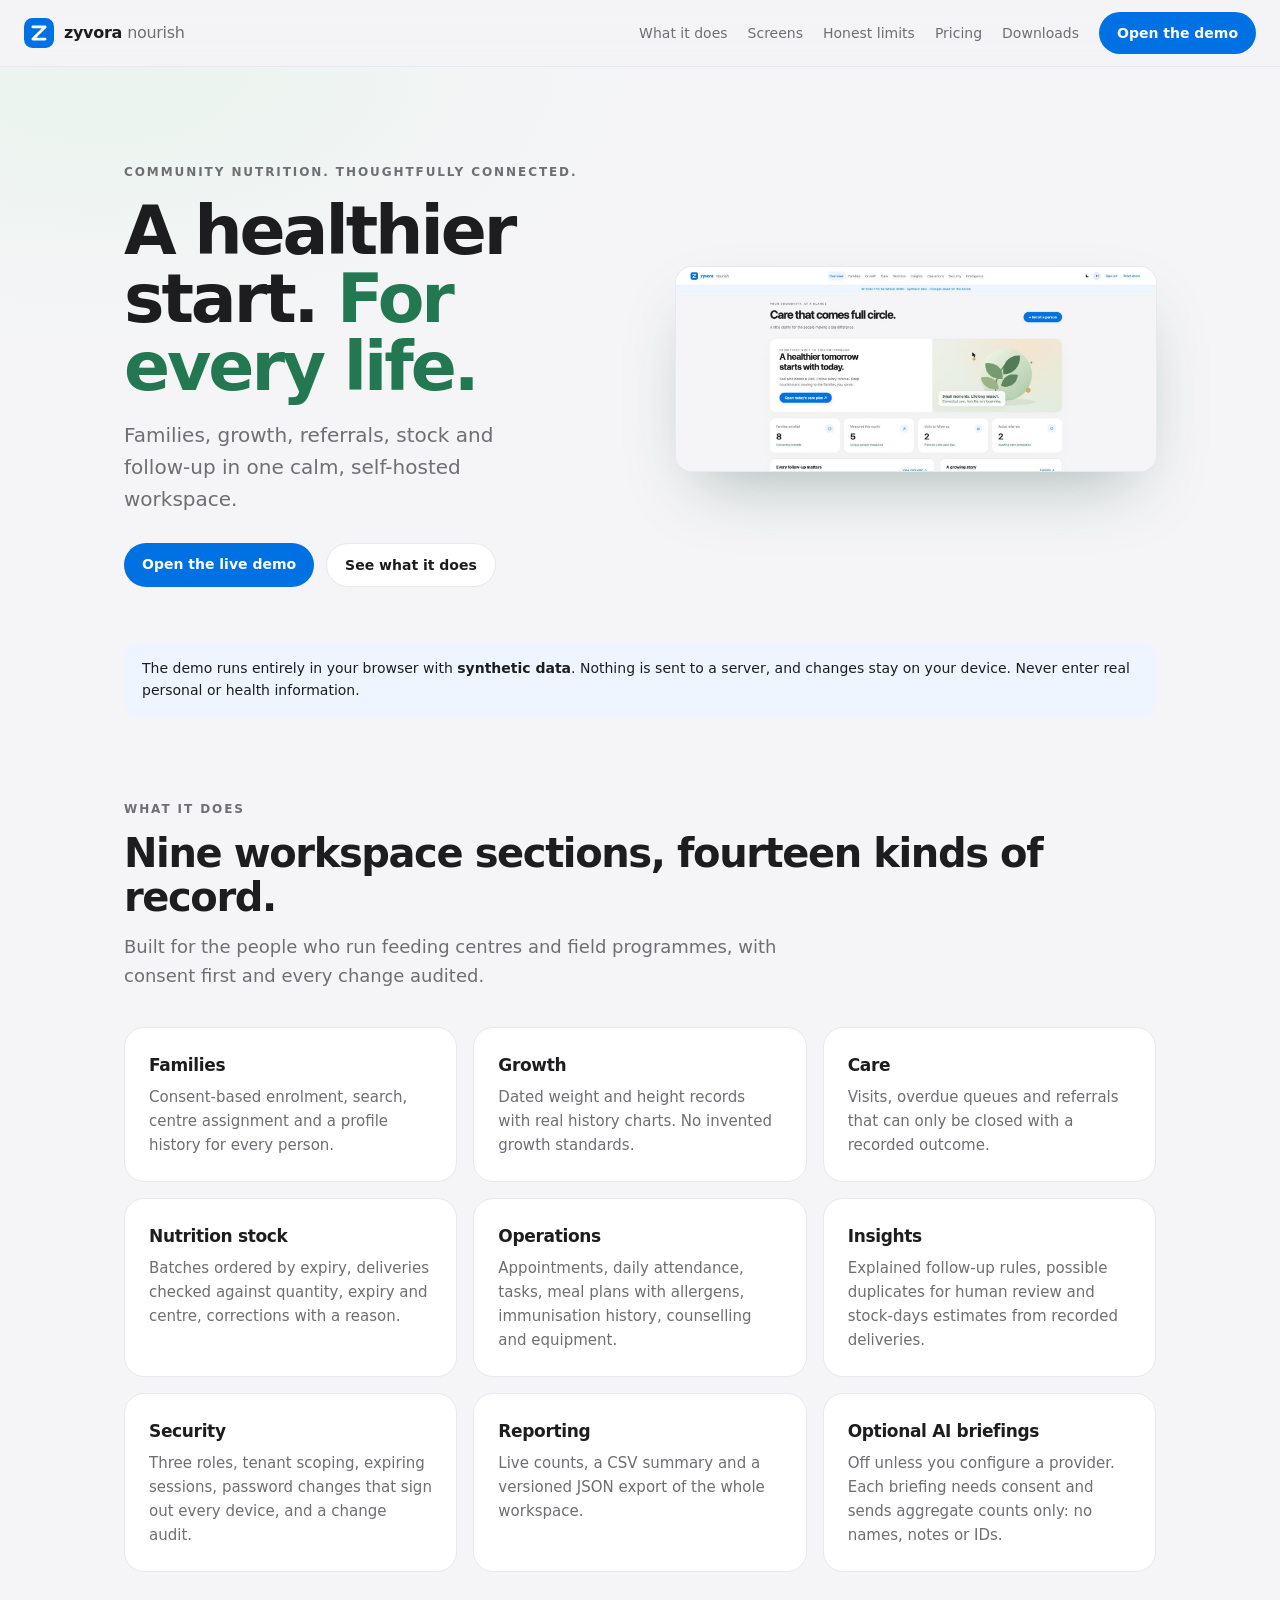
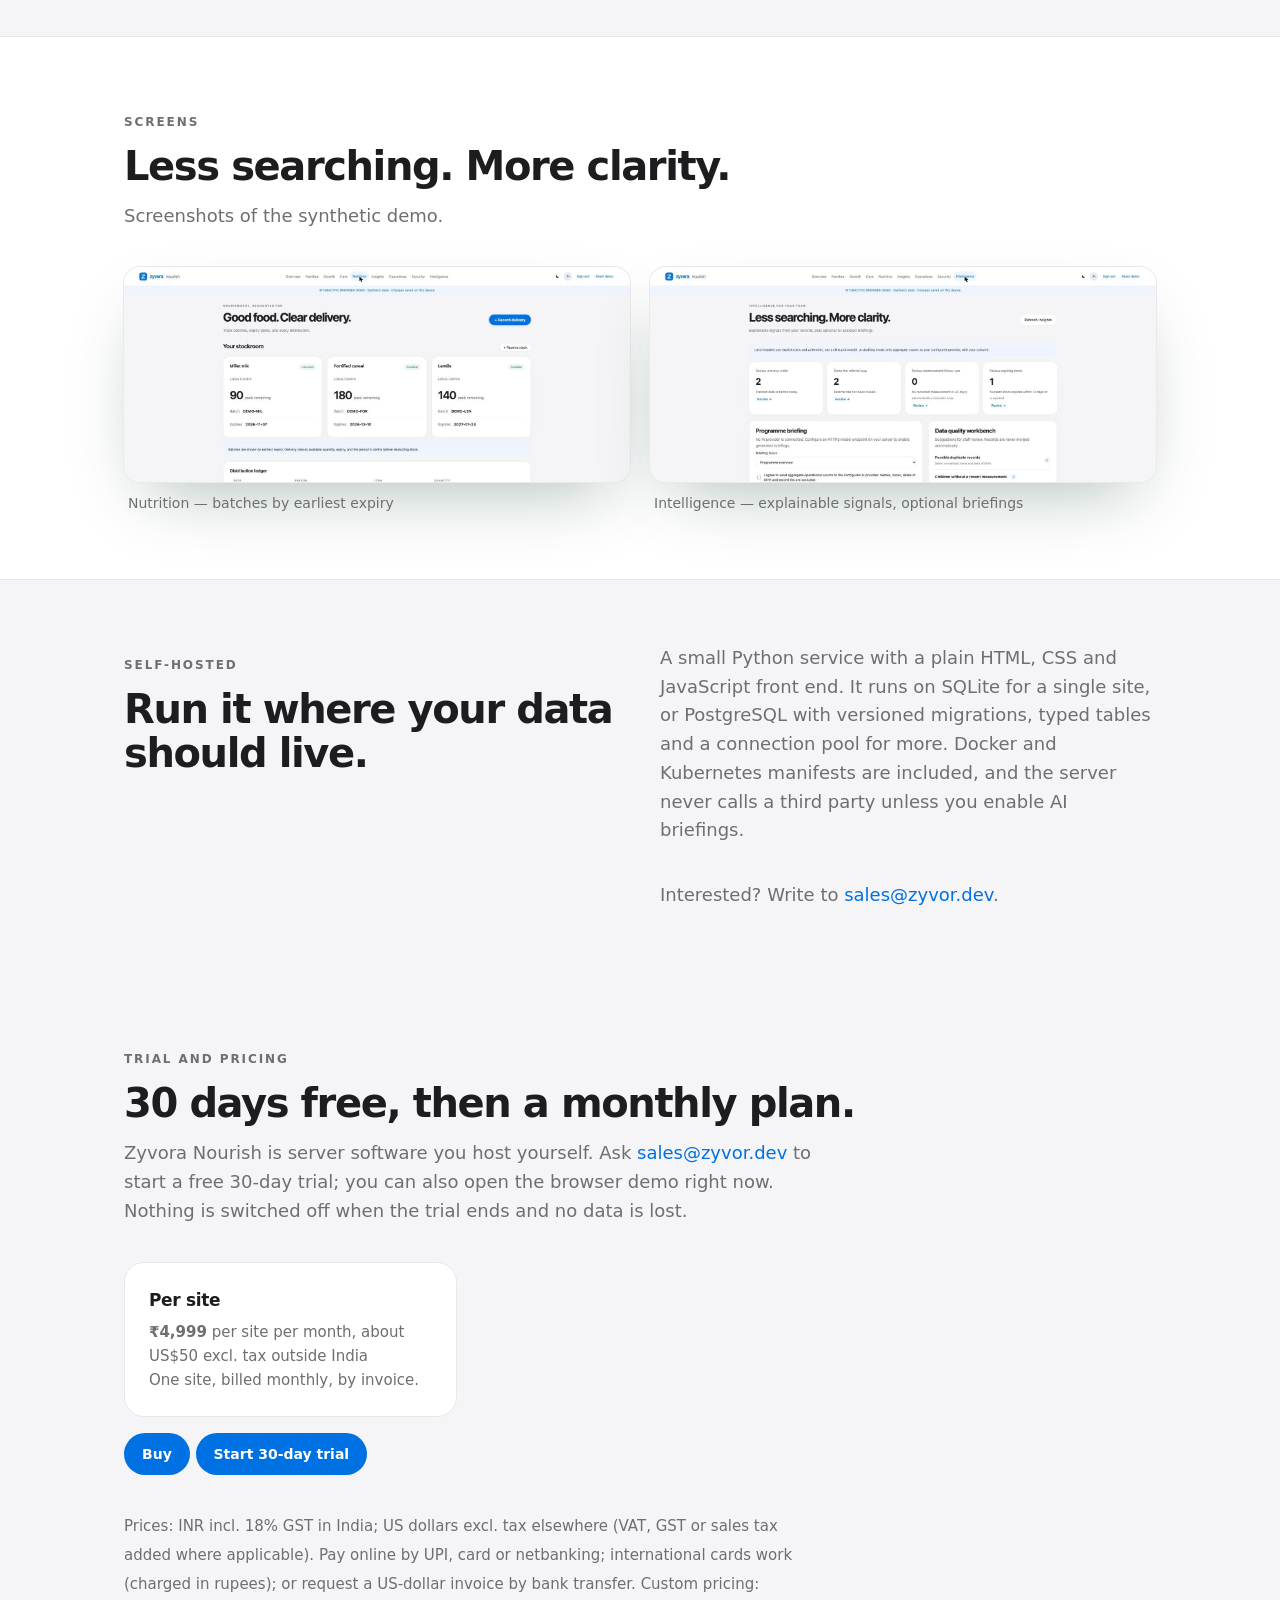
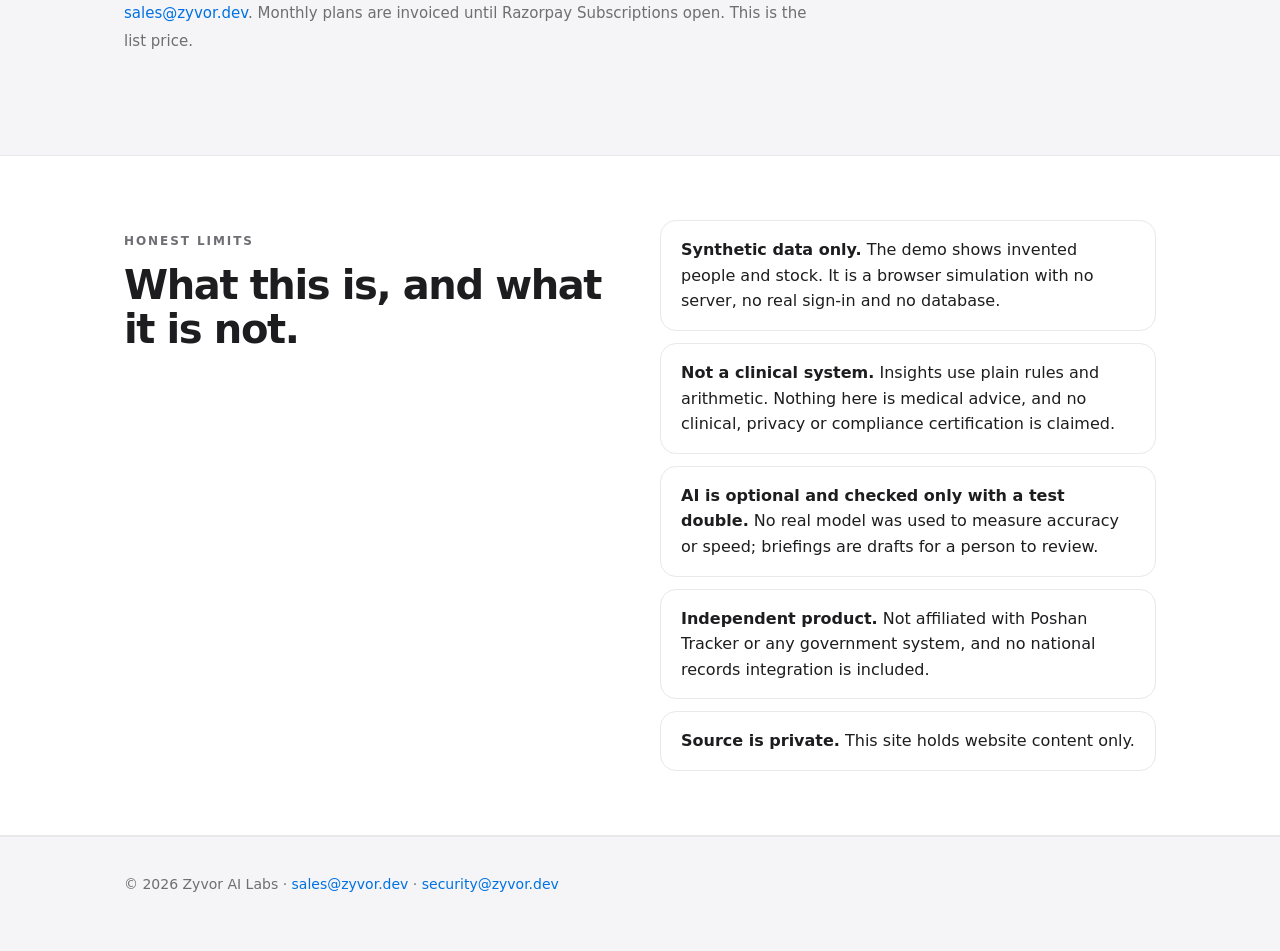
<file: index.html>
<!doctype html>
<html lang="en">
<head>
<meta charset="utf-8">
<meta name="viewport" content="width=device-width,initial-scale=1">
<title>Zyvora Nourish — community nutrition, thoughtfully connected</title>
<meta name="description" content="Zyvora Nourish by Zyvor AI Labs: families, growth, referrals, nutrition stock and follow-up in one self-hosted workspace. Synthetic demo data only.">
<link rel="canonical" href="https://zyvorai.github.io/zyvor-nourish-site/">
<meta property="og:title" content="Zyvora Nourish — a healthier start, for every life">
<meta property="og:description" content="Community nutrition and field operations, thoughtfully connected. Synthetic demo data only.">
<meta property="og:type" content="website">
<meta property="og:url" content="https://zyvorai.github.io/zyvor-nourish-site/">
<meta property="og:image" content="https://zyvorai.github.io/zyvor-nourish-site/assets/og.jpg">
<meta property="og:image:width" content="1200"><meta property="og:image:height" content="630">
<meta name="twitter:card" content="summary_large_image">
<meta name="twitter:image" content="https://zyvorai.github.io/zyvor-nourish-site/assets/og.jpg">
<meta name="theme-color" content="#0071e3">
<link rel="icon" href="assets/nourish.svg" type="image/svg+xml">
<link rel="stylesheet" href="site.css">
</head>
<body>
<header class="top">
  <a class="brand" href="./"><img src="assets/nourish.svg" width="30" height="30" alt=""><span>zyvora <em>nourish</em></span></a>
  <nav>
    <a href="#what">What it does</a>
    <a href="#screens">Screens</a>
    <a href="#honest">Honest limits</a>
    <a href="#pricing">Pricing</a>
    <a href="downloads/">Downloads</a>
    <a class="pill" href="demo/">Open the demo</a>
  </nav>
</header>

<main>
<div class="hero">
  <div class="wrap">
    <div>
      <p class="eyebrow">Community nutrition. Thoughtfully connected.</p>
      <h1>A healthier start. <span>For every life.</span></h1>
      <p class="lede">Families, growth, referrals, stock and follow-up in one calm, self-hosted workspace.</p>
      <div class="cta">
        <a class="pill" href="demo/">Open the live demo</a>
        <a class="ghost" href="#what">See what it does</a>
      </div>
    </div>
    <div class="frame"><img src="shots/overview.jpg" width="1568" height="667" alt="The Nourish overview: a care-plan banner and four counts of enrolled families, measurements, follow-ups and referrals."></div>
  </div>
</div>

<div class="tip" role="note">The demo runs entirely in your browser with <strong>synthetic data</strong>. Nothing is sent to a server, and changes stay on your device. Never enter real personal or health information.</div>

<section id="what">
  <div class="wrap">
    <p class="eyebrow">What it does</p>
    <h2>Nine workspace sections, fourteen kinds of record.</h2>
    <p class="sub">Built for the people who run feeding centres and field programmes, with consent first and every change audited.</p>
    <div class="grid">
      <div class="card"><h3>Families</h3><p>Consent-based enrolment, search, centre assignment and a profile history for every person.</p></div>
      <div class="card"><h3>Growth</h3><p>Dated weight and height records with real history charts. No invented growth standards.</p></div>
      <div class="card"><h3>Care</h3><p>Visits, overdue queues and referrals that can only be closed with a recorded outcome.</p></div>
      <div class="card"><h3>Nutrition stock</h3><p>Batches ordered by expiry, deliveries checked against quantity, expiry and centre, corrections with a reason.</p></div>
      <div class="card"><h3>Operations</h3><p>Appointments, daily attendance, tasks, meal plans with allergens, immunisation history, counselling and equipment.</p></div>
      <div class="card"><h3>Insights</h3><p>Explained follow-up rules, possible duplicates for human review and stock-days estimates from recorded deliveries.</p></div>
      <div class="card"><h3>Security</h3><p>Three roles, tenant scoping, expiring sessions, password changes that sign out every device, and a change audit.</p></div>
      <div class="card"><h3>Reporting</h3><p>Live counts, a CSV summary and a versioned JSON export of the whole workspace.</p></div>
      <div class="card"><h3>Optional AI briefings</h3><p>Off unless you configure a provider. Each briefing needs consent and sends aggregate counts only: no names, notes or IDs.</p></div>
    </div>
  </div>
</section>

<section id="screens" class="band">
  <div class="wrap">
    <p class="eyebrow">Screens</p>
    <h2>Less searching. More clarity.</h2>
    <p class="sub">Screenshots of the synthetic demo.</p>
    <div class="shots">
      <figure><div class="frame"><img src="shots/nutrition.jpg" width="1568" height="667" loading="lazy" alt="The Nutrition screen: three stock cards for millet mix, fortified cereal and lentils with quantities, batch codes and expiry dates."></div><figcaption>Nutrition — batches by earliest expiry</figcaption></figure>
      <figure><div class="frame"><img src="shots/intelligence.jpg" width="1568" height="667" loading="lazy" alt="The Intelligence screen: four follow-up signal cards and a programme briefing panel."></div><figcaption>Intelligence — explainable signals, optional briefings</figcaption></figure>
    </div>
  </div>
</section>

<section>
  <div class="wrap two">
    <div>
      <p class="eyebrow">Self-hosted</p>
      <h2>Run it where your data should live.</h2>
    </div>
    <div>
      <p class="sub" style="margin-top:0">A small Python service with a plain HTML, CSS and JavaScript front end. It runs on SQLite for a single site, or PostgreSQL with versioned migrations, typed tables and a connection pool for more. Docker and Kubernetes manifests are included, and the server never calls a third party unless you enable AI briefings.</p>
      <p class="sub" style="margin:0">Interested? Write to <a href="mailto:sales@zyvor.dev">sales@zyvor.dev</a>.</p>
    </div>
  </div>
</section>

<section id="pricing">
  <div class="wrap">
    <p class="eyebrow">Trial and pricing</p>
    <h2>30 days free, then a monthly plan.</h2>
    <p class="sub">Zyvora Nourish is server software you host yourself. Ask <a href="mailto:sales@zyvor.dev?subject=Zyvora%20Nourish%20trial">sales@zyvor.dev</a> to start a free 30-day trial; you can also open the browser demo right now. Nothing is switched off when the trial ends and no data is lost.</p>
    <div class="grid">
      <div class="card"><h3>Per site</h3><p><strong>&#8377;4,999</strong> per site per month, about US$50 excl. tax outside India</p><p>One site, billed monthly, by invoice.</p></div>
    </div>
    <p class="sub" style="margin-top:16px"><a class="pill" href="https://zyvor.dev/buy">Buy</a> <a class="pill" href="mailto:sales@zyvor.dev?subject=Zyvora%20Nourish%20trial">Start 30-day trial</a></p>
    <p class="sub" style="margin-top:16px"><small>Prices: INR incl. 18% GST in India; US dollars excl. tax elsewhere (VAT, GST or sales tax added where applicable). Pay online by UPI, card or netbanking; international cards work (charged in rupees); or request a US-dollar invoice by bank transfer. Custom pricing: <a href="mailto:sales@zyvor.dev">sales@zyvor.dev</a>. Monthly plans are invoiced until Razorpay Subscriptions open. This is the list price.</small></p>
  </div>
</section>

<section id="honest" class="honest band">
  <div class="wrap two">
    <div>
      <p class="eyebrow">Honest limits</p>
      <h2>What this is, and what it is not.</h2>
    </div>
    <ul>
      <li><strong>Synthetic data only.</strong> The demo shows invented people and stock. It is a browser simulation with no server, no real sign-in and no database.</li>
      <li><strong>Not a clinical system.</strong> Insights use plain rules and arithmetic. Nothing here is medical advice, and no clinical, privacy or compliance certification is claimed.</li>
      <li><strong>AI is optional and checked only with a test double.</strong> No real model was used to measure accuracy or speed; briefings are drafts for a person to review.</li>
      <li><strong>Independent product.</strong> Not affiliated with Poshan Tracker or any government system, and no national records integration is included.</li>
      <li><strong>Source is private.</strong> This site holds website content only.</li>
    </ul>
  </div>
</section>
</main>

<footer>
  <div class="wrap">© 2026 Zyvor AI Labs · <a href="mailto:sales@zyvor.dev">sales@zyvor.dev</a> · <a href="mailto:security@zyvor.dev">security@zyvor.dev</a></div>
</footer>
</body>
</html>
</file>
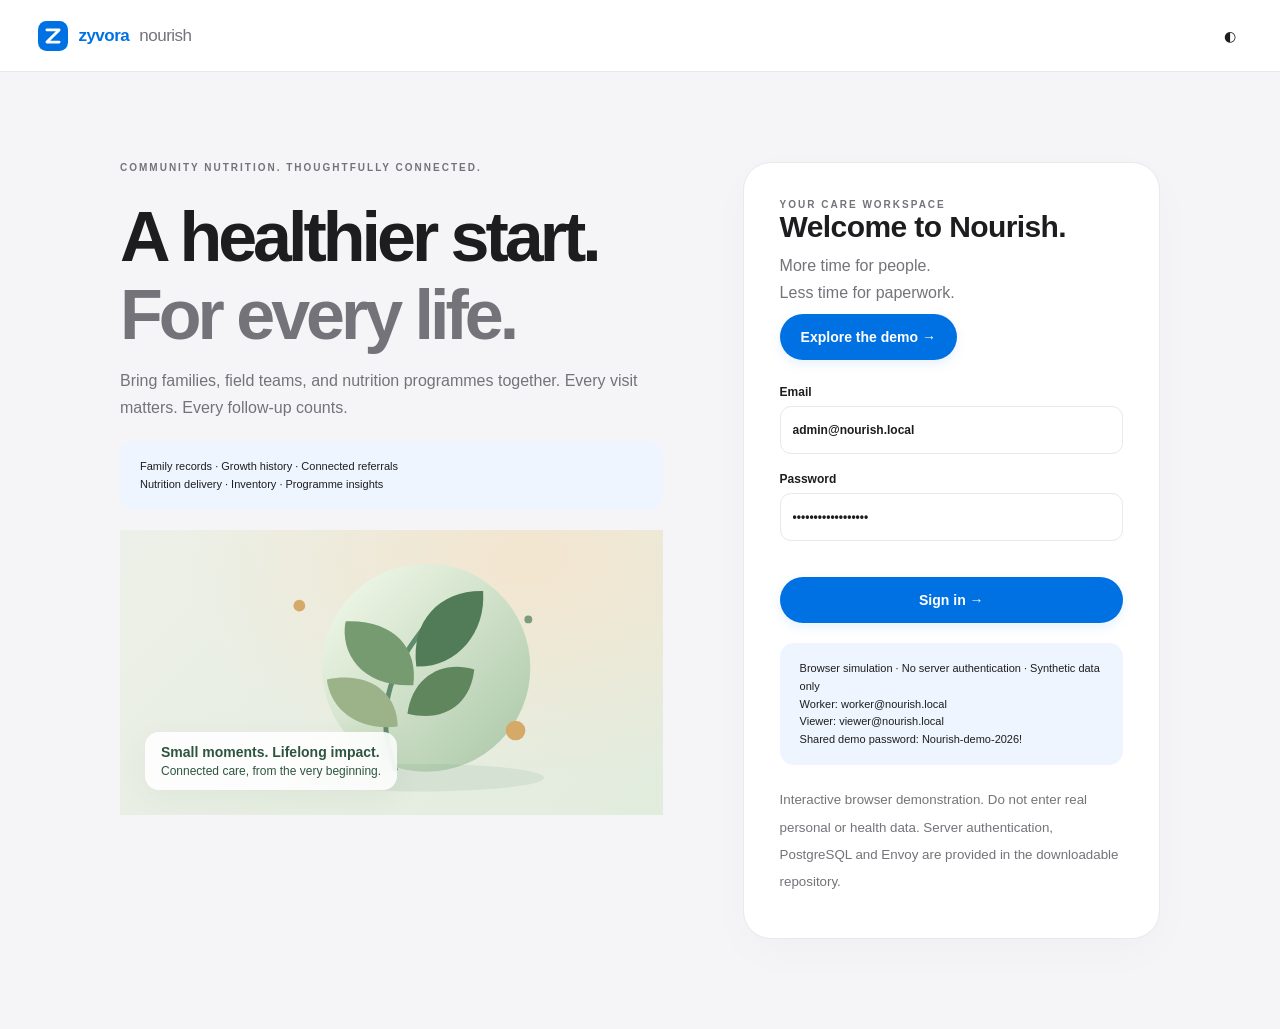
<file: demo/index.html>
<!doctype html><html lang="en"><head><meta charset="UTF-8"><meta name="viewport" content="width=device-width, initial-scale=1"><meta name="theme-color" content="#0071e3"><meta name="description" content="Zyvora Nourish — community nutrition, thoughtfully connected."><title>Zyvora Nourish</title><link rel="icon" href="./icon.svg"><link rel="manifest" href="./manifest.webmanifest"><link rel="stylesheet" href="./styles.css"><script src="./seed.js" defer></script><script src="./demo-runtime.js" defer></script><script src="./app.js" defer></script><script src="./extras.js" defer></script></head><body><a class="skip" href="#main">Skip to content</a><div id="app"></div><dialog id="modal"></dialog><div id="toast" role="status" aria-live="polite"></div></body></html>
</file>
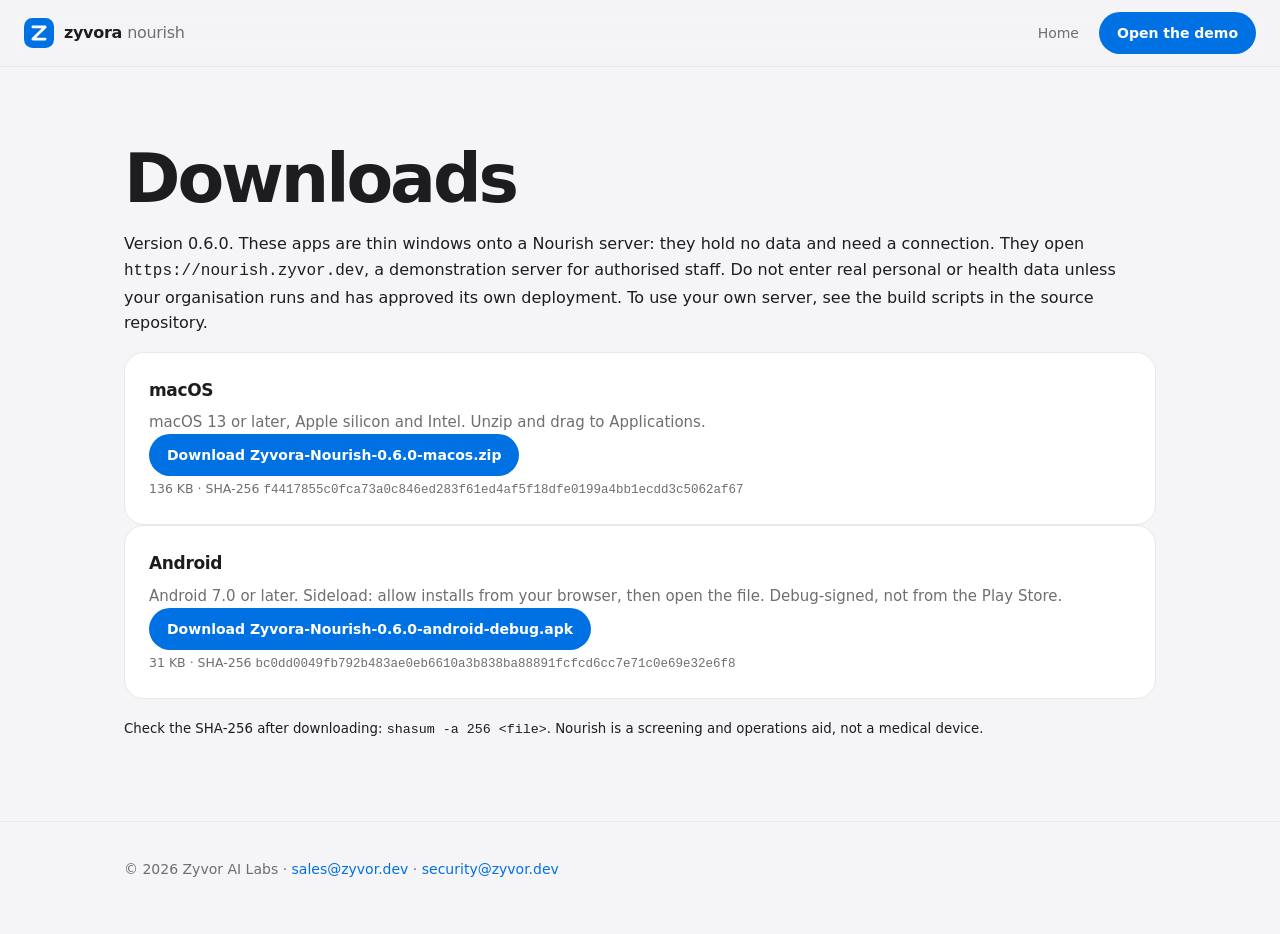
<file: downloads/index.html>
<!doctype html>
<html lang="en">
<head>
<meta charset="utf-8">
<meta name="viewport" content="width=device-width,initial-scale=1">
<title>Zyvora Nourish — downloads</title>
<meta name="description" content="Zyvora Nourish apps for macOS and Android. They connect to your own Nourish server.">
<link rel="canonical" href="https://zyvorai.github.io/zyvor-nourish-site/downloads/">
<meta name="theme-color" content="#0071e3">
<link rel="icon" href="../assets/nourish.svg" type="image/svg+xml">
<link rel="stylesheet" href="../site.css">
</head>
<body>
<header class="top">
  <a class="brand" href="../"><img src="../assets/nourish.svg" width="30" height="30" alt=""><span>zyvora <em>nourish</em></span></a>
  <nav><a href="../">Home</a><a class="pill" href="../demo/">Open the demo</a></nav>
</header>
<main class="wrap">
<section>
<h1>Downloads</h1>
<p>Version 0.6.0. These apps are thin windows onto a Nourish server: they hold no data and need a connection. They open <code>https://nourish.zyvor.dev</code>, a demonstration server for authorised staff. Do not enter real personal or health data unless your organisation runs and has approved its own deployment. To use your own server, see the build scripts in the source repository.</p>
<div class="section-grid"><article class="card"><h3>macOS</h3><p>macOS 13 or later, Apple silicon and Intel. Unzip and drag to Applications.</p>
<p><a class="pill" href="Zyvora-Nourish-0.6.0-macos.zip" download>Download Zyvora-Nourish-0.6.0-macos.zip</a></p>
<p><small>136 KB · SHA-256 <code>f4417855c0fca73a0c846ed283f61ed4af5f18dfe0199a4bb1ecdd3c5062af67</code></small></p></article><article class="card"><h3>Android</h3><p>Android 7.0 or later. Sideload: allow installs from your browser, then open the file. Debug-signed, not from the Play Store.</p>
<p><a class="pill" href="Zyvora-Nourish-0.6.0-android-debug.apk" download>Download Zyvora-Nourish-0.6.0-android-debug.apk</a></p>
<p><small>31 KB · SHA-256 <code>bc0dd0049fb792b483ae0eb6610a3b838ba88891fcfcd6cc7e71c0e69e32e6f8</code></small></p></article></div>
<p><small>Check the SHA-256 after downloading: <code>shasum -a 256 &lt;file&gt;</code>. Nourish is a screening and operations aid, not a medical device.</small></p>
</section>
</main>
<footer>
  <div class="wrap">© 2026 Zyvor AI Labs · <a href="mailto:sales@zyvor.dev">sales@zyvor.dev</a> · <a href="mailto:security@zyvor.dev">security@zyvor.dev</a></div>
</footer>
</body>
</html>
</file>
<file: site.css>
:root{--bg:#f5f5f7;--card:#fff;--ink:#1d1d1f;--muted:#6e6e73;--line:#e8e8ed;--blue:#0071e3;--green:#237851;--soft:#eef5ff;--leaf:#eaf4ee;color-scheme:light}
@media(prefers-color-scheme:dark){:root{--bg:#0c120f;--card:#151c18;--ink:#f5f5f7;--muted:#a1a1a6;--line:#27302b;--blue:#4da3ff;--green:#7dd3aa;--soft:#12243a;--leaf:#14241b;color-scheme:dark}}
*{box-sizing:border-box}html{scroll-behavior:smooth}
body{margin:0;background:var(--bg);color:var(--ink);font:16px/1.6 -apple-system,BlinkMacSystemFont,"SF Pro Text","Segoe UI",system-ui,sans-serif;-webkit-font-smoothing:antialiased}
a{color:var(--blue);text-decoration:none}a:hover{text-decoration:underline}
img{max-width:100%;display:block}
.top{position:sticky;top:0;z-index:5;display:flex;align-items:center;justify-content:space-between;gap:16px;padding:12px 24px;background:color-mix(in srgb,var(--bg) 82%,transparent);backdrop-filter:saturate(1.8) blur(14px);border-bottom:1px solid var(--line)}
.brand{display:flex;align-items:center;gap:10px;color:var(--ink);font-weight:650;letter-spacing:-.02em}.brand:hover{text-decoration:none}.brand em{font-style:normal;font-weight:400;color:var(--muted)}
nav{display:flex;align-items:center;gap:20px;font-size:14px}nav a:not(.pill){color:var(--muted)}
.pill{background:var(--blue);color:#fff;padding:10px 18px;border-radius:99px;font-weight:600;font-size:14px;display:inline-block}.pill:hover{text-decoration:none;filter:brightness(1.08)}
.ghost{padding:10px 18px;border-radius:99px;border:1px solid var(--line);color:var(--ink);font-weight:600;font-size:14px;display:inline-block;background:var(--card)}
.wrap{max-width:1080px;margin:0 auto;padding:0 24px}
.hero{position:relative;overflow:hidden;padding:84px 0 56px;background:radial-gradient(60% 70% at 8% 0%,var(--leaf),transparent 70%)}
.hero .wrap{display:grid;grid-template-columns:1.05fr 1fr;gap:48px;align-items:center}
.eyebrow{font-size:12px;font-weight:700;letter-spacing:.16em;text-transform:uppercase;color:var(--muted)}
h1{font-size:clamp(40px,6vw,68px);line-height:1;letter-spacing:-.045em;margin:14px 0 18px}h1 span{color:var(--green)}
.lede{font-size:20px;color:var(--muted);max-width:30ch;margin:0 0 28px}
.cta{display:flex;gap:12px;flex-wrap:wrap}
.frame{border-radius:16px;overflow:hidden;background:var(--card);box-shadow:0 0 0 1px var(--line),0 30px 70px -24px rgba(20,60,40,.35)}
.frame img{width:100%;height:auto}
.tip{max-width:1032px;margin:0 auto 8px;padding:14px 18px;border-radius:14px;background:var(--soft);font-size:14px;color:var(--ink)}
section{padding:64px 0}
h2{font-size:clamp(28px,4vw,40px);letter-spacing:-.035em;line-height:1.1;margin:10px 0 14px}
.sub{color:var(--muted);max-width:60ch;font-size:18px;margin:0 0 36px}
.grid{display:grid;grid-template-columns:repeat(3,1fr);gap:16px}
.card{background:var(--card);border:1px solid var(--line);border-radius:20px;padding:24px}.card h3{margin:0 0 6px;font-size:17px;letter-spacing:-.02em}.card p{margin:0;color:var(--muted);font-size:15px}
.shots{display:grid;grid-template-columns:1fr 1fr;gap:20px}.shots figcaption{font-size:14px;color:var(--muted);padding:10px 4px 0}.shots figure{margin:0}
.band{background:var(--card);border-block:1px solid var(--line)}
.two{display:grid;grid-template-columns:1fr 1fr;gap:40px;align-items:start}
.honest ul{margin:0;padding:0;list-style:none;display:grid;gap:12px}.honest li{background:var(--card);border:1px solid var(--line);border-radius:16px;padding:16px 20px}.honest li strong{color:var(--ink)}
footer{padding:36px 0 56px;color:var(--muted);font-size:14px;border-top:1px solid var(--line)}
@media(max-width:860px){.hero .wrap,.two,.shots{grid-template-columns:1fr}.grid{grid-template-columns:1fr 1fr}.hero{padding-top:48px}nav a:not(.pill){display:none}}
@media(max-width:560px){.grid{grid-template-columns:1fr}}
@media(prefers-reduced-motion:reduce){html{scroll-behavior:auto}}
</file>
<file: demo/styles.css>
:root{--bg:#f5f5f7;--card:#fff;--ink:#1d1d1f;--muted:#737379;--line:#e8e8ed;--blue:#0071e3;--soft:#eef5ff;--green:#237851;--shadow:0 14px 45px #19294706;color-scheme:light;font-family:Inter,-apple-system,BlinkMacSystemFont,"Segoe UI",sans-serif}*{box-sizing:border-box}body{margin:0;background:var(--bg);color:var(--ink);font-size:14px}body.dark{--bg:#111114;--card:#1c1c20;--ink:#f5f5f7;--muted:#aaaab4;--line:#33333c;--soft:#172b43;--green:#7dd3aa;--shadow:none;color-scheme:dark}button,input,select,textarea{font:inherit}button,a,input,select,textarea{outline-offset:4px}button{cursor:pointer;border:0;background:none;color:inherit}button:disabled{opacity:.45;cursor:default}a{color:var(--blue);text-decoration:none}header{height:72px;background:var(--card);border-bottom:1px solid var(--line);display:flex;align-items:center;justify-content:space-between;padding:0 5%;gap:24px;position:sticky;top:0;z-index:5}.brand{display:flex;align-items:center;gap:10px;white-space:nowrap;font-size:17px;font-weight:650;letter-spacing:-.5px}.brand img{width:30px}.brand span{font-weight:400;color:var(--muted)}nav{display:flex;gap:8px}nav button{font-size:13px;padding:10px 14px;border-radius:22px;color:var(--muted)}nav button.active{background:var(--soft);color:var(--blue)}.tools{display:flex;align-items:center;gap:12px}.avatar{width:32px;height:32px;border-radius:50%;background:#e8edf4;color:#52617b;display:grid;place-items:center;font-size:11px;font-weight:700}.demo-bar{text-align:center;padding:9px;background:var(--soft);color:var(--blue);font-size:11px;letter-spacing:.3px}main{max-width:1240px;margin:auto;padding:38px 36px 60px}.eyebrow{text-transform:uppercase;font-size:10px;font-weight:700;letter-spacing:2px;color:var(--muted)}h1{font-size:46px;line-height:1.12;letter-spacing:-2.1px;margin:12px 0}h2{font-size:22px;letter-spacing:-.6px;margin:0 0 8px}h3{font-size:16px;letter-spacing:-.2px;margin:0 0 8px}p{color:var(--muted);line-height:1.7;margin:8px 0}.title-row{display:flex;justify-content:space-between;align-items:center;gap:20px;margin-bottom:28px}.primary{background:var(--blue);color:white;border-radius:24px;padding:12px 21px;font-weight:550;box-shadow:0 4px 12px #0071e319}.secondary{border:1px solid var(--line);border-radius:22px;padding:11px 18px;background:var(--card)}.small{padding:8px 13px;font-size:12px}.hero{display:grid;grid-template-columns:1.25fr 1fr;min-height:285px;border-radius:26px;overflow:hidden;background:var(--card);box-shadow:var(--shadow);margin-bottom:24px}.hero-copy{padding:38px}.hero h2{font-size:35px;letter-spacing:-1.3px;max-width:430px;line-height:1.16}.hero p{max-width:390px;font-size:14px;margin:16px 0 20px}.hero-art{background:radial-gradient(ellipse at 75% 10%,#f3e5cf 0,transparent 60%),linear-gradient(135deg,#edf0e8,#e2ecdd);display:grid;place-items:center;position:relative;overflow:hidden}.hero-art svg{width:95%;max-height:285px}.art-label{position:absolute;bottom:25px;left:25px;background:#ffffffdd;backdrop-filter:blur(8px);border-radius:14px;padding:12px 16px;color:#2e5441;font-size:12px;box-shadow:0 8px 30px #3148330d}.art-label b{display:block;font-size:14px;margin-bottom:4px}.stats{display:grid;grid-template-columns:repeat(4,1fr);gap:16px;margin-bottom:24px}.stat,.card{background:var(--card);border-radius:21px;padding:24px;box-shadow:var(--shadow);border:1px solid var(--line)}.stat{border-color:transparent}.stat .value{font-size:34px;letter-spacing:-1px;font-weight:650;margin:12px 0 7px}.stat .label{font-size:12px;color:var(--muted)}.stat .note{font-size:11px;color:var(--green)}.icon{font-size:15px;color:var(--blue);float:right;background:var(--soft);padding:7px 9px;border-radius:10px}.grid2{display:grid;grid-template-columns:1.35fr 1fr;gap:22px}.card-head{display:flex;justify-content:space-between;align-items:center;margin-bottom:20px}.link{color:var(--blue);font-size:12px}.list-row{display:flex;align-items:center;gap:13px;padding:16px 0;border-bottom:1px solid var(--line)}.list-row:last-child{border-bottom:0}.person-avatar{display:grid;place-items:center;flex-shrink:0;width:39px;height:39px;border-radius:14px;background:#f5eadd;color:#88684a;font-weight:600;font-size:12px}.list-info{flex:1;min-width:0}.list-info strong{display:block;font-size:13px;margin-bottom:5px}.list-info span{font-size:11px;color:var(--muted)}.pill{display:inline-block;border-radius:20px;padding:5px 9px;font-size:10px;background:var(--soft);color:var(--blue);white-space:nowrap}.pill.warn{background:#fff1dd;color:#946017}.pill.good{background:#eaf6ee;color:#25734a}.muted{color:var(--muted)}.chart{width:100%;height:190px;margin:12px 0}.chart text{fill:var(--muted);font-size:10px}.chart line{stroke:var(--line)}.chart .trend{fill:none;stroke:var(--blue);stroke-width:3;stroke-linecap:round;stroke-linejoin:round}.chart circle{fill:var(--card);stroke:var(--blue);stroke-width:2}.toolbar{display:flex;align-items:center;gap:12px;margin:24px 0}.toolbar input{max-width:360px}.toolbar select{max-width:220px}input,select,textarea{background:var(--card);color:var(--ink);border:1px solid var(--line);border-radius:11px;padding:12px;width:100%;min-width:0}textarea{min-height:80px;resize:vertical}.table-wrap{overflow:auto}table{border-collapse:collapse;width:100%;font-size:12px}th{text-align:left;font-size:10px;text-transform:uppercase;letter-spacing:.8px;color:var(--muted);font-weight:600;border-bottom:1px solid var(--line);padding:14px}td{padding:17px 14px;border-bottom:1px solid var(--line)}tr:last-child td{border-bottom:0}.empty{padding:40px;text-align:center;color:var(--muted)}.section-grid{display:grid;grid-template-columns:repeat(3,1fr);gap:18px}.stock-number{font-size:42px;font-weight:600;letter-spacing:-2px;margin:24px 0 12px}.stock-number small{font-size:14px;font-weight:400;letter-spacing:0;color:var(--muted)}.notice{background:var(--soft);padding:17px 20px;border-radius:14px;font-size:12px;line-height:1.6;margin:20px 0}.tabs{display:flex;gap:8px;flex-wrap:wrap;margin:20px 0}.tabs button{padding:9px 16px;border:1px solid var(--line);border-radius:20px}.tabs .active{background:var(--ink);color:var(--card)}footer{font-size:10px;color:var(--muted);display:flex;justify-content:space-between;gap:16px;margin-top:35px;border-top:1px solid var(--line);padding-top:20px}.login{max-width:1100px;margin:60px auto;display:grid;grid-template-columns:1.3fr 1fr;gap:80px;padding:30px}.login h1{font-size:70px;letter-spacing:-4px;margin-top:25px}.login .card{padding:36px}.login p{font-size:16px}.login form{display:grid;gap:18px;margin-top:25px}label{display:grid;gap:7px;font-size:12px;font-weight:550}.check{display:flex;align-items:center;line-height:1.5}.check input{width:17px}dialog{background:var(--card);color:var(--ink);border:1px solid var(--line);border-radius:24px;width:min(600px,94vw);padding:30px;max-height:90vh;box-shadow:0 30px 100px #0003}dialog::backdrop{background:#15243a60;backdrop-filter:blur(6px)}.form-grid{display:grid;grid-template-columns:1fr 1fr;gap:17px;margin-top:25px}.full{grid-column:1/-1}.form-actions{display:flex;justify-content:flex-end;gap:10px;margin-top:26px}.error{color:#b33b3b;line-height:1.5;font-size:12px}.details-grid{display:grid;grid-template-columns:1fr 1fr;gap:12px;margin:20px 0}.detail-tile{background:var(--bg);border-radius:12px;padding:13px}.detail-tile small{display:block;color:var(--muted);margin-bottom:5px}#toast{position:fixed;bottom:24px;left:50%;transform:translateX(-50%);background:var(--ink);color:var(--card);padding:14px 24px;border-radius:25px;z-index:20;display:none;box-shadow:0 8px 30px #0002}.skip{position:fixed;left:10px;top:-100px;background:var(--card);padding:15px;z-index:99}.skip:focus{top:10px}.trend-select{max-width:180px;font-size:11px;padding:8px}.progress-list{display:grid;gap:18px;margin-top:24px}.progress-item{display:flex;justify-content:space-between;padding-bottom:15px;border-bottom:1px solid var(--line)}.big-empty{font-size:15px;margin:35px auto;text-align:center;max-width:430px}.status-dot{display:inline-block;width:6px;height:6px;background:#44a276;border-radius:50%;margin-right:5px}
@media(max-width:1000px){header{padding:0 20px;gap:12px}nav{gap:0}nav button{padding:10px}.brand span{display:none}.login{gap:35px}.hero h2{font-size:30px}}
@media(max-width:760px){header{height:auto;padding:16px 20px;flex-wrap:wrap}nav{order:3;overflow:auto;width:100%;justify-content:space-between}nav button{font-size:12px;white-space:nowrap}.tools{margin-left:auto}.hero{grid-template-columns:1fr}.hero-copy{padding:28px}.hero-art{min-height:210px}.hero-art svg{max-height:210px}.stats{grid-template-columns:1fr 1fr;gap:12px}.grid2,.section-grid{grid-template-columns:1fr}.title-row{align-items:flex-start}h1{font-size:34px;letter-spacing:-1.3px}main{padding:26px 18px 40px}.stat,.card{padding:20px}.login{display:block;margin:15px auto;padding:25px}.login h1{font-size:48px;letter-spacing:-2px}.login .card{margin-top:35px;padding:24px}.toolbar{flex-wrap:wrap}.toolbar input{max-width:none}.form-grid{grid-template-columns:1fr}.full{grid-column:auto}footer{flex-direction:column}.title-row>.primary{font-size:11px;padding:11px 13px}.demo-bar{font-size:10px}.details-grid{grid-template-columns:1fr 1fr}}
@media(prefers-reduced-motion:no-preference){button{transition:background .18s,transform .18s}button:hover{transform:translateY(-1px)}main{animation:arrive .3s ease-out}@keyframes arrive{from{opacity:.3;transform:translateY(5px)}to{opacity:1;transform:none}}}

.spaced{margin-top:22px}
body.dark{--blue:#75baff}.primary{background:#0071e3}

header{padding-left:3%;padding-right:3%}nav{gap:1px}nav button{padding:10px 9px}.login .card{border-radius:28px}.login form input{min-height:48px}.login .primary{min-height:46px}.login h2{font-size:30px}.login .notice{font-size:11px}body.dark .login input{background:#25252a}@media(max-width:1100px){.brand span{display:none}nav button{font-size:11px;padding:10px 7px}.tools{gap:8px}}@media(max-width:760px){nav{justify-content:flex-start}nav button{font-size:12px;padding:10px 12px}.brand span{display:inline}.list-row{flex-wrap:wrap}}
.ai-answer{white-space:pre-wrap}.check{margin:18px 0}.check input{flex:0 0 18px}header{flex-wrap:wrap;min-height:72px;height:auto;padding-top:12px;padding-bottom:12px}nav{flex:1;justify-content:center}@media(max-width:1160px){nav{order:3;width:100%;flex-basis:100%;overflow:auto;justify-content:flex-start}.tools{margin-left:auto}}
</file>
